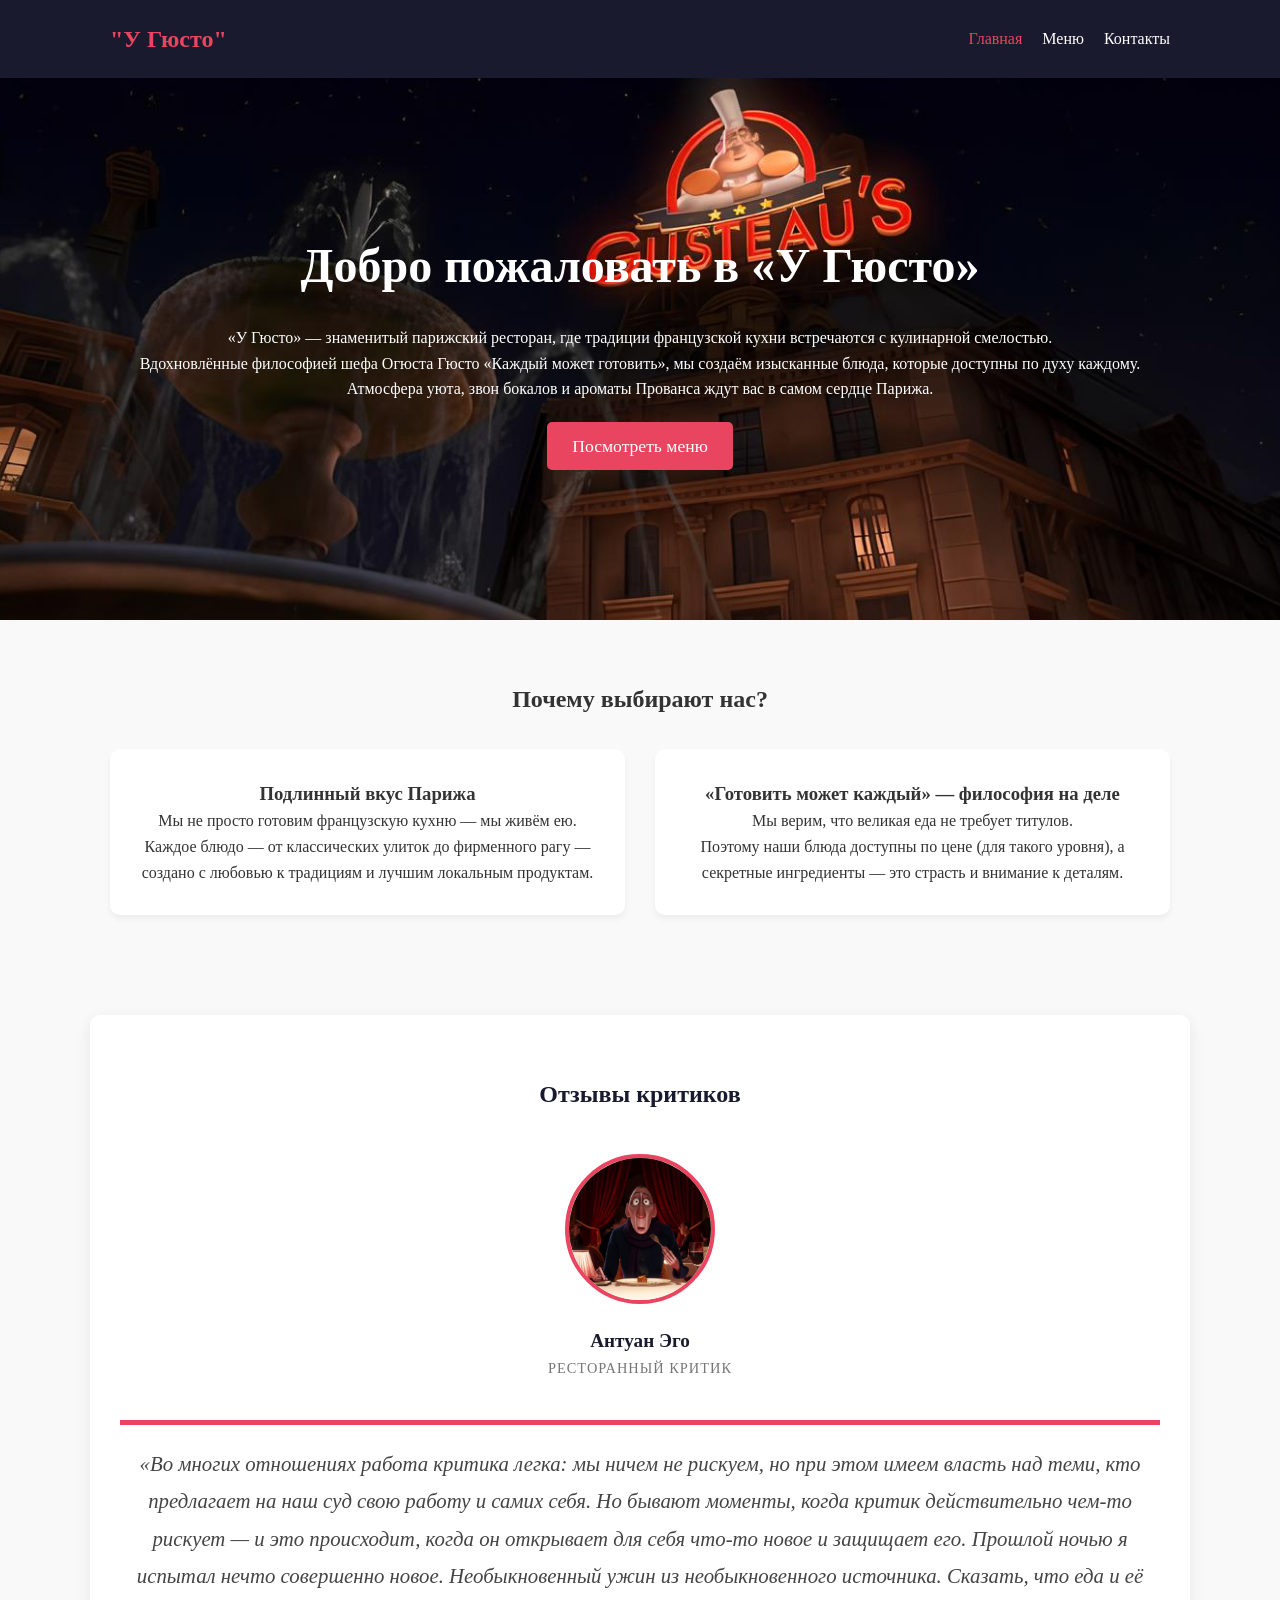
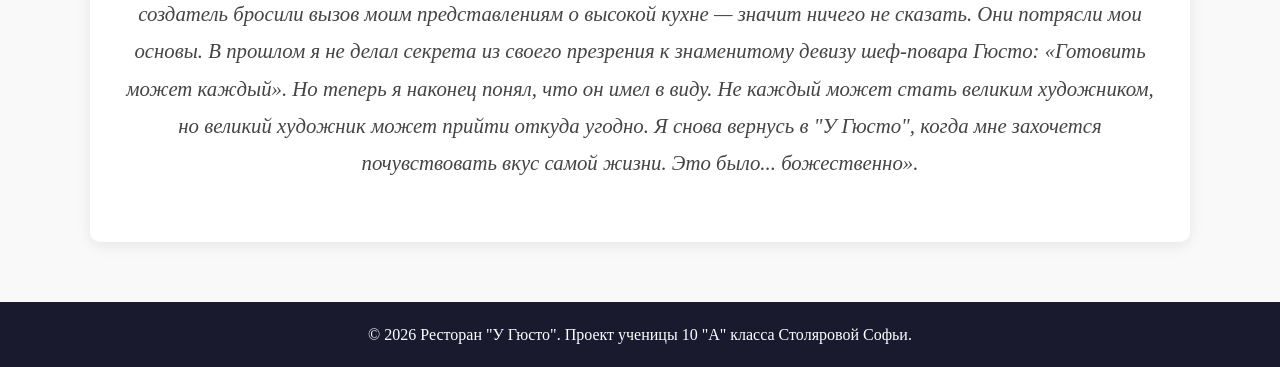
<file: project10-11/index.html>
<!DOCTYPE html>
<html lang="ru">
<head>
    <meta charset="UTF-8">
    <link href="https://fonts.googleapis.com/css2?family=Dancing+Script:wght@400;500;600;700&family=Great+Vibes&family=Parisienne&family=Sacramento&family=Clicker+Script&display=swap" rel="stylesheet">
    <meta name="viewport" content="width=device-width, initial-scale=1.0">
    <title>Главная | Ресторан Французской кухни "У Гюсто"</title>
    <link rel="stylesheet" href="style.css">
</head>
<body>

    <header class="header">
        <div class="container">
            <div class="logo">"У Гюсто"</div>
            <nav class="nav">
                <ul class="nav-list">
                    <li><a href="index.html" class="active">Главная</a></li>
                    <li><a href="menu.html">Меню</a></li>
                    <li><a href="contacts.html">Контакты</a></li>
                </ul>
            </nav>
        </div>
    </header>

    <main>
        <section class="hero">
            <div class="container">
                <h1>Добро пожаловать в «У Гюсто»</h1>
                <p>«У Гюсто» — знаменитый парижский ресторан, где традиции французской кухни встречаются с кулинарной смелостью.</p> 
                <p>Вдохновлённые философией шефа Огюста Гюсто «Каждый может готовить», мы создаём изысканные блюда, которые доступны по духу каждому.</p> 
                <p>Атмосфера уюта, звон бокалов и ароматы Прованса ждут вас в самом сердце Парижа.</p>
                <a href="menu.html" class="btn">Посмотреть меню</a>
            </div>
        </section>
        
        <section class="features container">
            <h2>Почему выбирают нас?</h2>
            <div class="features-flex">
                <div class="feature-box">
                    <h3>Подлинный вкус Парижа</h3>
                    <p>Мы не просто готовим французскую кухню — мы живём ею.</p>
                    <p>Каждое блюдо — от классических улиток до фирменного рагу — создано с любовью к традициям и лучшим локальным продуктам.</p>
                </div>
                <div class="feature-box">
                    <h3>«Готовить может каждый» — философия на деле</h3>
                    <p>Мы верим, что великая еда не требует титулов.</p> 
                    <p>Поэтому наши блюда доступны по цене (для такого уровня), а секретные ингредиенты — это страсть и внимание к деталям.</p>
                </div>
            </section>

        <section class="review container">
            <h2 class="section-title">Отзывы критиков</h2>
            <div class="review-flex">
                <div class="review-image">
                    <img src="ego.jpg" alt="Антуан Эго" class="critic-img">
                    <p class="critic-name">Антуан Эго</p>
                    <p class="critic-title">Ресторанный критик</p>
                </div>
                <div class="review-content">
                    <blockquote>
                        «Во многих отношениях работа критика легка: мы ничем не рискуем, но при этом имеем власть над теми, кто предлагает на наш суд свою работу и самих себя. Но бывают моменты, когда критик действительно чем-то рискует — и это происходит, когда он открывает для себя что-то новое и защищает его. 
Прошлой ночью я испытал нечто совершенно новое. Необыкновенный ужин из необыкновенного источника. Сказать, что еда и её создатель бросили вызов моим представлениям о высокой кухне — значит ничего не сказать. Они потрясли мои основы. 
В прошлом я не делал секрета из своего презрения к знаменитому девизу шеф-повара Гюсто: «Готовить может каждый». Но теперь я наконец понял, что он имел в виду. Не каждый может стать великим художником, но великий художник может прийти откуда угодно. 
Я снова вернусь в "У Гюсто", когда мне захочется почувствовать вкус самой жизни. Это было... божественно».
                    </blockquote>
                </div>
            </div>
        </section>
        </main>
            </div>
        </section>
    </main>

    <footer class="footer">
        <div class="container">
            <p>&copy; 2026 Ресторан "У Гюсто". Проект ученицы 10 "А" класса Столяровой Софьи.</p>
        </div>
    </footer>

</body>
</html>
</file>
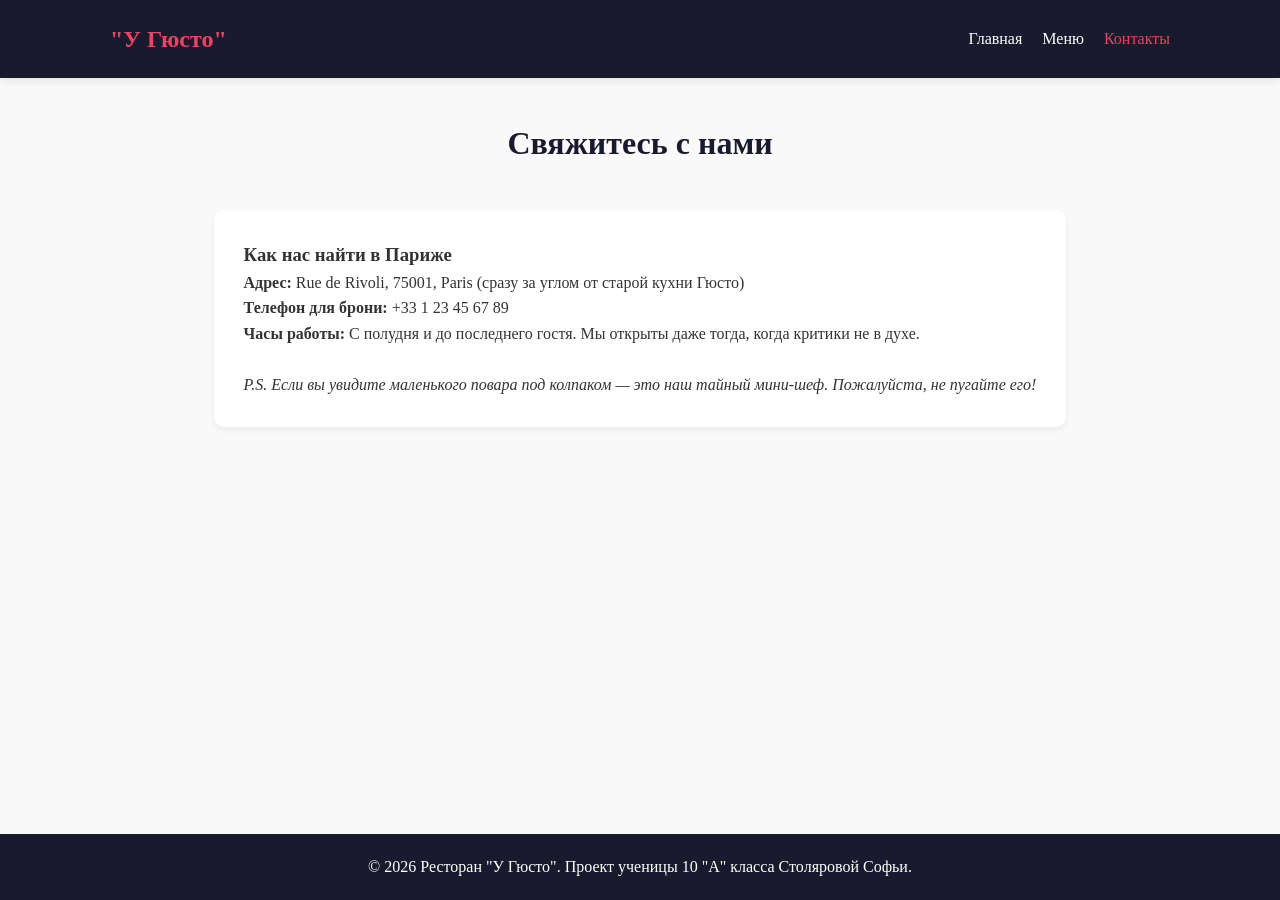
<file: project10-11/contacts.html>
<!DOCTYPE html>
<html lang="ru">
<head>
    <meta charset="UTF-8">
    <meta name="viewport" content="width=device-width, initial-scale=1.0">
    <title>Контакты | Ресторан Французской кухни "У Гюсто"</title>
    <link rel="stylesheet" href="style.css">
</head>
<body>

    <header class="header">
        <div class="container">
            <div class="logo">"У Гюсто"</div>
            <nav class="nav">
                <ul class="nav-list">
                    <li><a href="index.html">Главная</a></li>
                    <li><a href="menu.html">Меню</a></li>
                    <li><a href="contacts.html" class="active">Контакты</a></li>
                </ul>
            </nav>
        </div>
    </header>

    <main class="container">
        <h1 class="page-title">Свяжитесь с нами</h1>
        <div class="contacts-flex">
            <div class="contact-info">
                <h3>Как нас найти в Париже</h3>
                <p><strong>Адрес:</strong> Rue de Rivoli, 75001, Paris (сразу за углом от старой кухни Гюсто)</p>
                <p><strong>Телефон для брони:</strong> +33 1 23 45 67 89 </p>
                <p><strong>Часы работы:</strong> С полудня и до последнего гостя. Мы открыты даже тогда, когда критики не в духе.</p>
                <br>
                <p><em>P.S. Если вы увидите маленького повара под колпаком — это наш тайный мини-шеф. Пожалуйста, не пугайте его!</em></p>
            </div>
        </div>
    </main>

    <footer class="footer">
        <div class="container">
            <p>&copy; 2026 Ресторан "У Гюсто". Проект ученицы 10 "А" класса Столяровой Софьи.</p>
        </div>
    </footer>

</body>
</html>
</file>
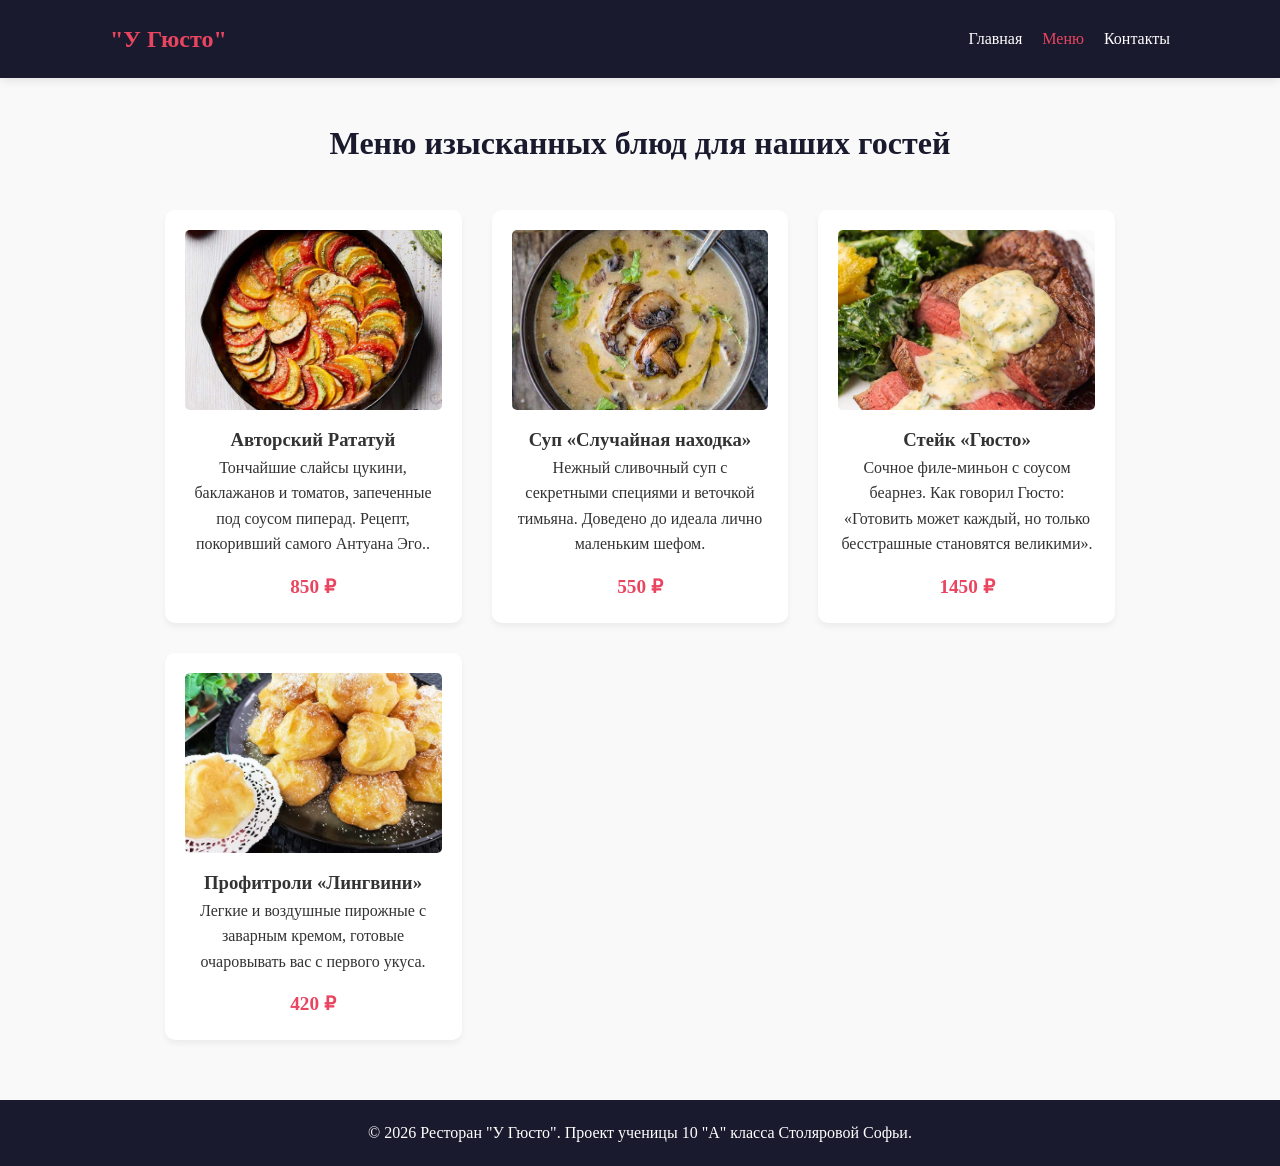
<file: project10-11/menu.html>
<!DOCTYPE html>
<html lang="ru">
<head>
    <meta charset="UTF-8">
    <meta name="viewport" content="width=device-width, initial-scale=1.0">
    <title>Меню | Ресторан Французской кухни "У Гюсто"</title>
    <link rel="stylesheet" href="style.css">
</head>
<body>

    <header class="header">
        <div class="container">
            <div class="logo">"У Гюсто"</div>
            <nav class="nav">
                <ul class="nav-list">
                    <li><a href="index.html">Главная</a></li>
                    <li><a href="menu.html" class="active">Меню</a></li>
                    <li><a href="contacts.html">Контакты</a></li>
                </ul>
            </nav>
        </div>
    </header>

    <main class="container">
        <h1 class="page-title">Меню изысканных блюд для наших гостей</h1>
        <div class="menu-grid">
            <div class="menu-item">
                <div class="item-image1"></div>
                <h3>Авторский Рататуй</h3>
                <p>Тончайшие слайсы цукини, баклажанов и томатов, запеченные под соусом пиперад. Рецепт, покоривший самого Антуана Эго..</p>
                <span class="price">850 ₽</span>
            </div>
            <div class="menu-item">
                <div class="item-image2"></div>
                <h3>Суп «Случайная находка»</h3>
                <p>Нежный сливочный суп с секретными специями и веточкой тимьяна. Доведено до идеала лично маленьким шефом.</p>
                <span class="price">550 ₽</span>
            </div>
            <div class="menu-item">
                <div class="item-image3"></div>
                <h3>Стейк «Гюсто»</h3>
                <p>Сочное филе-миньон с соусом беарнез. Как говорил Гюсто: «Готовить может каждый, но только бесстрашные становятся великими».</p>
                <span class="price">1450 ₽</span>
            </div>
            <div class="menu-item">
                <div class="item-image4"></div>
                <h3>Профитроли «Лингвини»</h3>
                <p>Легкие и воздушные пирожные с заварным кремом, готовые очаровывать вас с первого укуса.</p>
                <span class="price">420 ₽</span>
            </div>
        </div>
    </main>

    <footer class="footer">
        <div class="container">
            <p>&copy; 2026 Ресторан "У Гюсто". Проект ученицы 10 "А" класса Столяровой Софьи.</p>
        </div>
    </footer>

</body>
</html>
</file>
<file: project10-11/style.css>
/* =========================================
   ГЛАВА 1.4: Селекторы и Блочная модель 
   (Убираем отступы по умолчанию и задаем box-sizing)
========================================= */
* {
    box-sizing: border-box; /* Размеры блоков включают padding и border */
    margin: 0;
    padding: 0;
}

body {
    line-height: 1.6;
    color: #333;
    background-color: #f9f9f9;
    display: flex;
    flex-direction: column;
    min-height: 100vh; /* Чтобы подвал всегда был внизу */
}

main {
    flex-grow: 1; /* Основной контент занимает свободное место */
}

.container {
    max-width: 1100px;
    margin: 0 auto;
    padding: 0 20px;
}

/* =========================================
   ГЛАВА 1.5: Flexbox (Шапка сайта)
========================================= */
.header {
    background: #1a1a2e;
    color: #fff;
    padding: 20px 0;
    box-shadow: 0 2px 10px rgba(0,0,0,0.1);
}

.header .container {
    display: flex;
    justify-content: space-between; /* Разносим логотип и меню по краям */
    align-items: center; /* Центрируем по вертикали */
}

.logo {
    font-size: 1.5rem;
    font-weight: bold;
    color: #e94560;
}

.nav-list {
    display: flex;
    list-style: none;
    gap: 20px; /* Расстояние между ссылками */
}

.nav-list a {
    color: #fff;
    text-decoration: none;
    transition: color 0.3s;
}

.nav-list a:hover, .nav-list a.active {
    color: #e94560; /* Каскадность: этот цвет перебьет белый */
}

/* --- Стили Главной страницы --- */
.hero {
    background-image: url('restaraunt.jpg'); 
    background-repeat: no-repeat;
    background-position: center center; 
    background-size: cover;
    color: white;
    padding: 150px 0; 
    text-align: center;
    position: relative; 
}

.hero h1 {
    font-size: 3rem;
    margin-bottom: 20px;
}

.btn {
    display: inline-block;
    background: #e94560;
    color: #fff;
    padding: 10px 25px;
    text-decoration: none;
    border: none;
    border-radius: 5px;
    cursor: pointer;
    font-size: 1.1rem;
    margin-top: 20px;
    transition: background 0.3s;
}

.btn:hover {
    background: #d63d56;
}

.features {
    padding: 60px 20px;
    text-align: center;
}

.features-flex {
    display: flex;
    justify-content: space-around;
    gap: 30px;
    margin-top: 30px;
}

.feature-box {
    background: white;
    padding: 30px;
    border-radius: 10px;
    box-shadow: 0 4px 6px rgba(0,0,0,0.05);
    flex: 1;
}

.section-title {
    text-align: center;
    margin-bottom: 40px;
    color: #1a1a2e;
}

.review {
    padding: 60px 30px;
    background-color: #fff; 
    border-radius: 10px;
    margin: 40px auto 60px auto; /* Отступы сверху и снизу */
    box-shadow: 0 4px 15px rgba(0,0,0,0.08); /* Легкая тень для объема */
}

.review-flex {
    display: flex;
    align-items: center; /* Центрируем по вертикали */
    gap: 40px; /* Расстояние между фото и текстом */
}

.review-image {
    flex: 0 0 200px; /* Фиксируем ширину колонки с фото, чтобы она не сжималась */
    text-align: center;
}

.critic-img {
    width: 150px;
    height: 150px;
    border-radius: 50%; /* Делает картинку идеально круглой */
    object-fit: cover; /* Чтобы картинка не сплющивалась, если она не квадратная */
    border: 4px solid #e94560; /* Рамка в цвет кнопок */
    margin-bottom: 15px;
}

.critic-name {
    font-weight: bold;
    font-size: 1.2rem;
    color: #1a1a2e;
}

.critic-title {
    color: #777;
    font-size: 0.9rem;
    text-transform: uppercase;
    letter-spacing: 1px;
}

/* Оформление самой цитаты */
.review-content blockquote {
    font-size: 1.3rem;
    font-style: italic;
    color: #444;
    padding-left: 25px;
    border-left: 5px solid #e94560; /* Вертикальная красная линия слева */
    line-height: 1.8;
}
/* --- Стили страницы Меню --- */
.page-title {
    text-align: center;
    margin: 40px 0;
    color: #1a1a2e;
}

/* =========================================
   ГЛАВА 1.5: Grid (Сетка меню)
========================================= */
.menu-grid {
    display: grid;
    grid-template-columns: repeat(auto-fit, minmax(250px, 1fr)); /* Умная сетка, которая сама переносит элементы */
    gap: 30px;
    margin-bottom: 60px;
}

.menu-item {
    background: #fff;
    padding: 20px;
    border-radius: 10px;
    box-shadow: 0 4px 6px rgba(0,0,0,0.05);
    text-align: center;
}

.item-image1 {
    height: 180px;
    background-image: url('ratatouille.jpg');
    background-position: center center; 
    background-size: cover;
    border-radius: 5px;
    margin-bottom: 15px;
}

.item-image2 {
    height: 180px;
    background-image: url('soup.jpg');
    background-position: center center; 
    background-size: cover;
    border-radius: 5px;
    margin-bottom: 15px;
}

.item-image3 {
    height: 180px;
    background-image: url('bearnaise.jpg');
    background-position: center center; 
    background-size: cover;
    border-radius: 5px;
    margin-bottom: 15px;
}

.item-image4 {
    height: 180px;
    background-image: url('dessert.jpg');
    background-position: center center; 
    background-size: cover;
    border-radius: 5px;
    margin-bottom: 15px;
}

.price {
    display: block;
    font-weight: bold;
    color: #e94560;
    font-size: 1.2rem;
    margin-top: 15px;
}

/* --- Стили страницы Контактов --- */
.contacts-flex {
    display: flex;
    gap: 40px;
    margin-bottom: 60px;
}

.review-flex {
        flex-direction: column;
        text-align: center;
}
    
.review-content blockquote {
        border-left: none; /* Убираем линию слева на телефоне */
        border-top: 5px solid #e94560; /* Делаем линию сверху */
        padding-left: 0;
        padding-top: 20px;
}


.contact-info, .contact-form {
    flex: 1;
    background: white;
    padding: 30px;
    border-radius: 10px;
    box-shadow: 0 4px 6px rgba(0,0,0,0.05);
}

.contact-form input {
    width: 100%;
    padding: 10px;
    margin: 10px 0;
    border: 1px solid #ccc;
    border-radius: 5px;
    font-family: inherit;
}

/* Подвал */
.footer {
    background: #1a1a2e;
    color: #fff;
    text-align: center;
    padding: 20px 0;
    margin-top: auto;
}

/* =========================================
   ГЛАВА 1.6: Адаптивный дизайн (Медиазапросы)
========================================= */
@media (max-width: 768px) {
    /* На телефонах шапка выстраивается в колонку */
    .header .container {
        flex-direction: column;
        gap: 15px;
    }
    
    /* Блоки преимуществ на главной встают друг под друга */
    .features-flex {
        flex-direction: column;
    }

    /* Блоки контактов тоже встают друг под друга */
    .contacts-flex {
        flex-direction: column;
    }
    
    .hero h1 {
        font-size: 2rem;
    }
}
</file>
